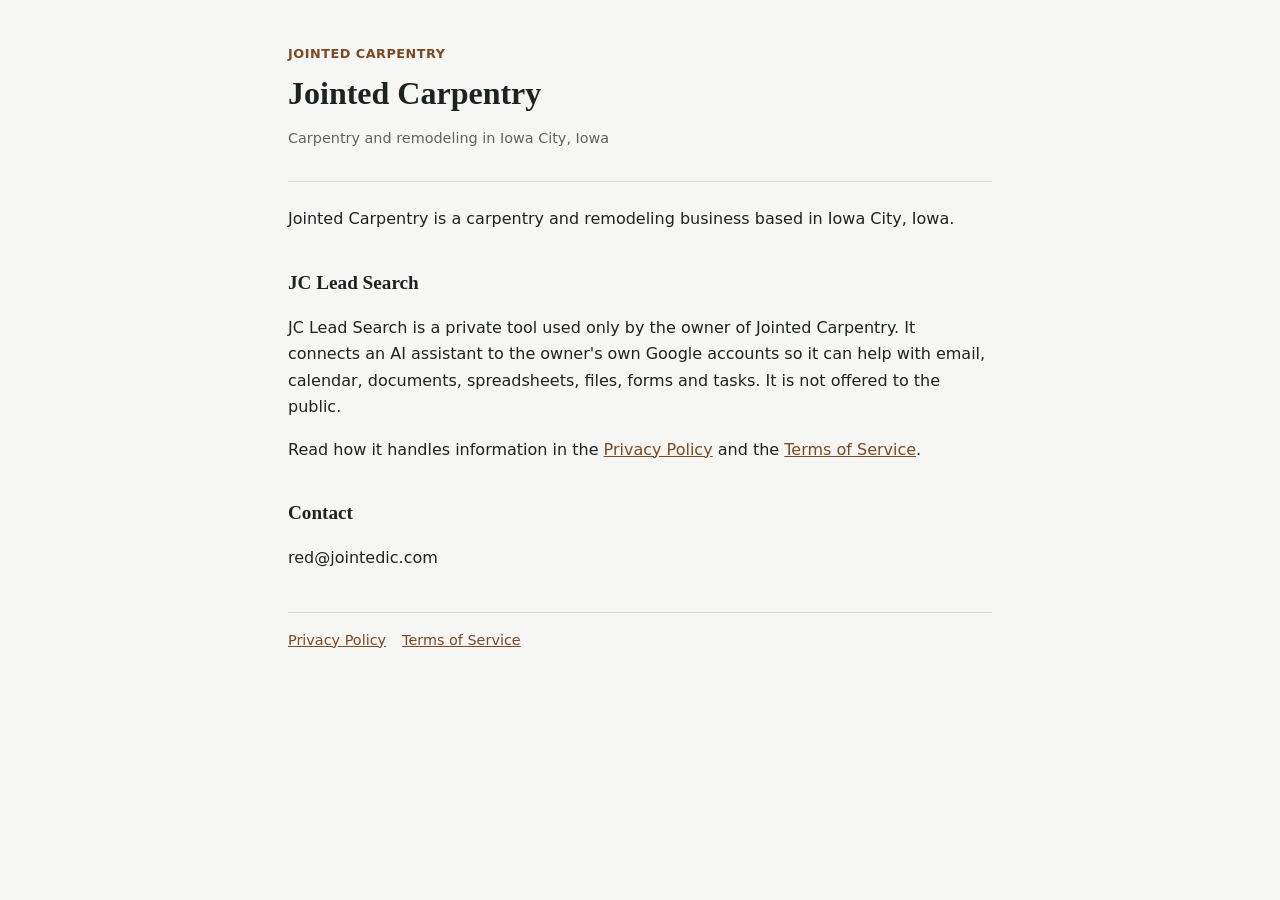
<file: index.html>
<!doctype html>
<html lang="en">
<head>
<meta charset="utf-8">
<meta name="viewport" content="width=device-width, initial-scale=1">
<title>Jointed Carpentry</title>
<meta name="description" content="Jointed Carpentry, carpentry and remodeling in Iowa City, Iowa.">
<link rel="stylesheet" href="/style.css">
</head>
<body>
<main>
<header>
<a class="brand" href="/">Jointed Carpentry</a>
<h1>Jointed Carpentry</h1>
<p class="meta">Carpentry and remodeling in Iowa City, Iowa</p>
</header>

<p>Jointed Carpentry is a carpentry and remodeling business based in Iowa City, Iowa.</p>

<h2>JC Lead Search</h2>
<p>JC Lead Search is a private tool used only by the owner of Jointed Carpentry. It connects an AI assistant to the owner's own Google accounts so it can help with email, calendar, documents, spreadsheets, files, forms and tasks. It is not offered to the public.</p>
<p>Read how it handles information in the <a href="/privacy/">Privacy Policy</a> and the <a href="/terms/">Terms of Service</a>.</p>

<h2>Contact</h2>
<p>red@jointedic.com</p>

<footer>
<a href="/privacy/">Privacy Policy</a>
<a href="/terms/">Terms of Service</a>
</footer>
</main>
</body>
</html>
</file>
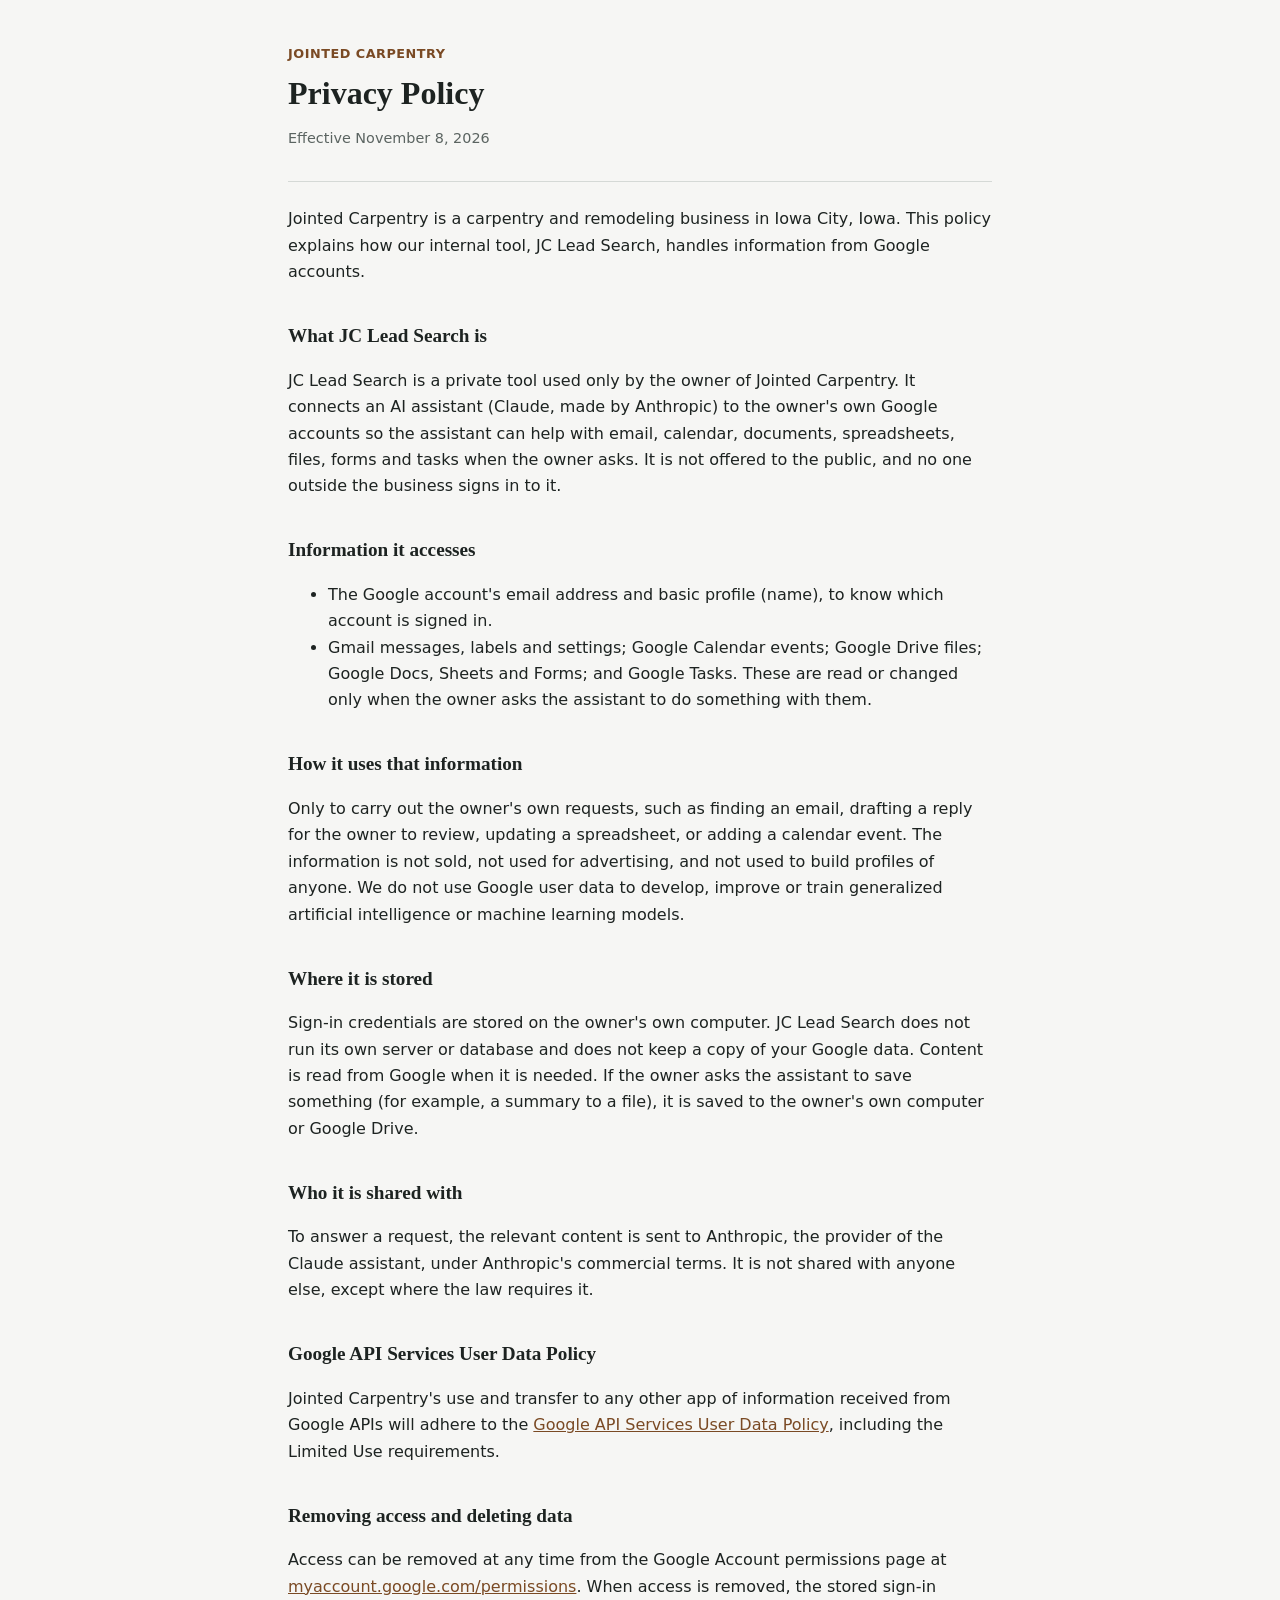
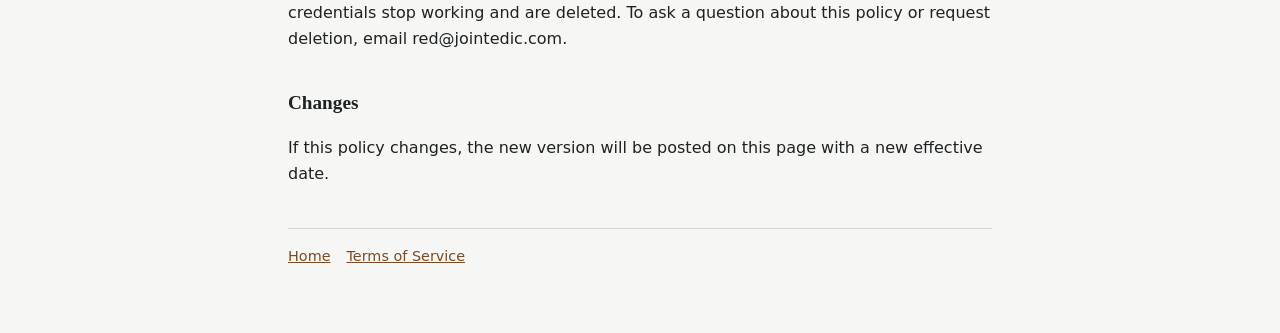
<file: privacy/index.html>
<!doctype html>
<html lang="en">
<head>
<meta charset="utf-8">
<meta name="viewport" content="width=device-width, initial-scale=1">
<title>Privacy Policy | Jointed Carpentry</title>
<link rel="stylesheet" href="/style.css">
</head>
<body>
<main>
<header>
<a class="brand" href="/">Jointed Carpentry</a>
<h1>Privacy Policy</h1>
<p class="meta">Effective November 8, 2026</p>
</header>

<p>Jointed Carpentry is a carpentry and remodeling business in Iowa City, Iowa. This policy explains how our internal tool, JC Lead Search, handles information from Google accounts.</p>

<h2>What JC Lead Search is</h2>
<p>JC Lead Search is a private tool used only by the owner of Jointed Carpentry. It connects an AI assistant (Claude, made by Anthropic) to the owner's own Google accounts so the assistant can help with email, calendar, documents, spreadsheets, files, forms and tasks when the owner asks. It is not offered to the public, and no one outside the business signs in to it.</p>

<h2>Information it accesses</h2>
<ul>
<li>The Google account's email address and basic profile (name), to know which account is signed in.</li>
<li>Gmail messages, labels and settings; Google Calendar events; Google Drive files; Google Docs, Sheets and Forms; and Google Tasks. These are read or changed only when the owner asks the assistant to do something with them.</li>
</ul>

<h2>How it uses that information</h2>
<p>Only to carry out the owner's own requests, such as finding an email, drafting a reply for the owner to review, updating a spreadsheet, or adding a calendar event. The information is not sold, not used for advertising, and not used to build profiles of anyone. We do not use Google user data to develop, improve or train generalized artificial intelligence or machine learning models.</p>

<h2>Where it is stored</h2>
<p>Sign-in credentials are stored on the owner's own computer. JC Lead Search does not run its own server or database and does not keep a copy of your Google data. Content is read from Google when it is needed. If the owner asks the assistant to save something (for example, a summary to a file), it is saved to the owner's own computer or Google Drive.</p>

<h2>Who it is shared with</h2>
<p>To answer a request, the relevant content is sent to Anthropic, the provider of the Claude assistant, under Anthropic's commercial terms. It is not shared with anyone else, except where the law requires it.</p>

<h2>Google API Services User Data Policy</h2>
<p>Jointed Carpentry's use and transfer to any other app of information received from Google APIs will adhere to the <a href="https://developers.google.com/terms/api-services-user-data-policy">Google API Services User Data Policy</a>, including the Limited Use requirements.</p>

<h2>Removing access and deleting data</h2>
<p>Access can be removed at any time from the Google Account permissions page at <a href="https://myaccount.google.com/permissions">myaccount.google.com/permissions</a>. When access is removed, the stored sign-in credentials stop working and are deleted. To ask a question about this policy or request deletion, email red@jointedic.com.</p>

<h2>Changes</h2>
<p>If this policy changes, the new version will be posted on this page with a new effective date.</p>

<footer>
<a href="/">Home</a>
<a href="/terms/">Terms of Service</a>
</footer>
</main>
</body>
</html>
</file>
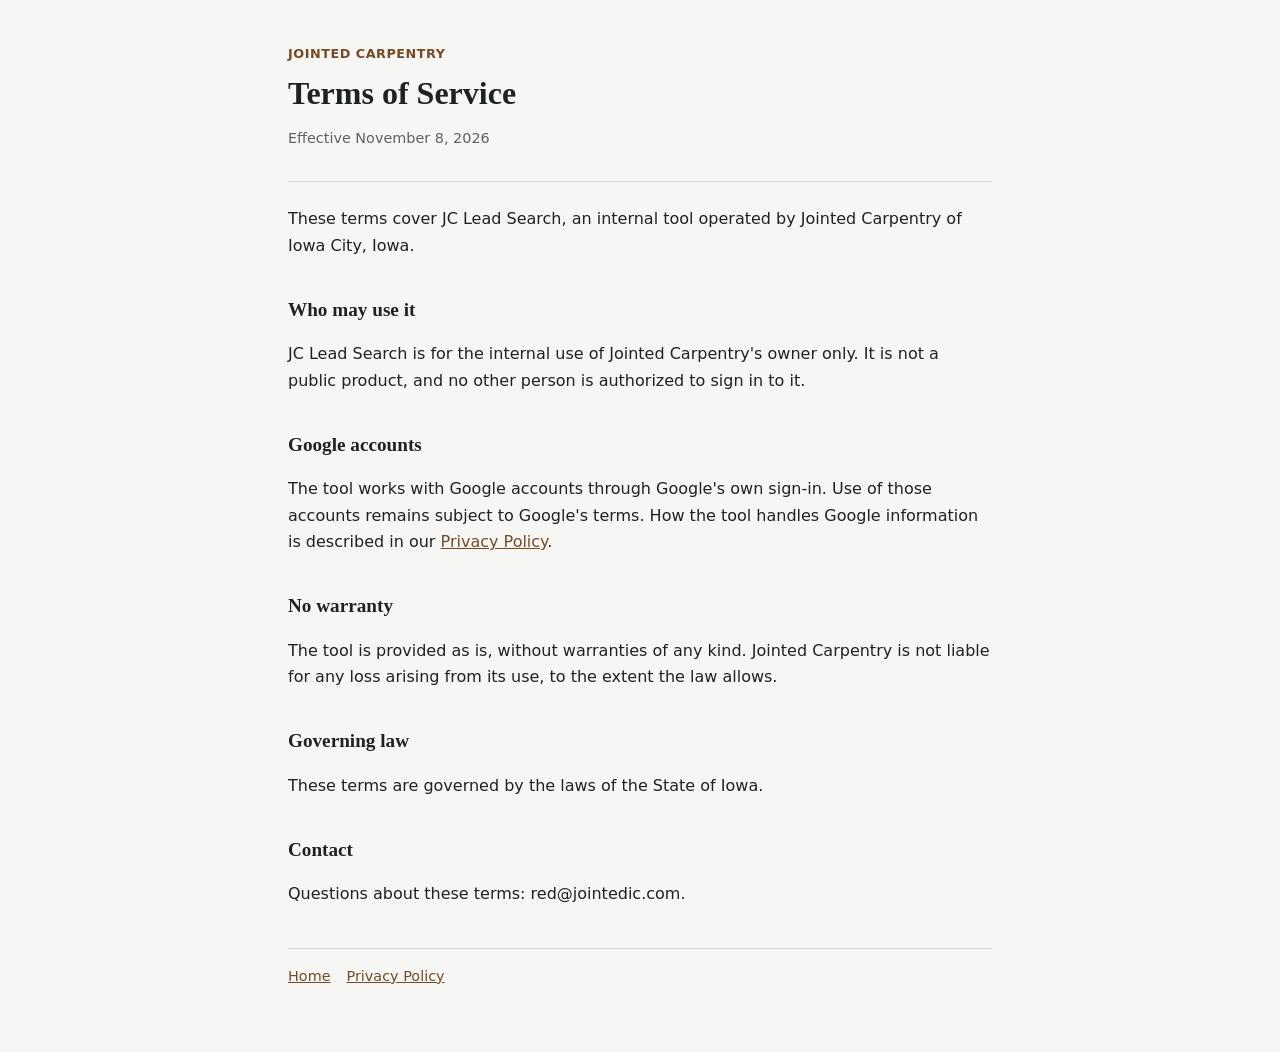
<file: terms/index.html>
<!doctype html>
<html lang="en">
<head>
<meta charset="utf-8">
<meta name="viewport" content="width=device-width, initial-scale=1">
<title>Terms of Service | Jointed Carpentry</title>
<link rel="stylesheet" href="/style.css">
</head>
<body>
<main>
<header>
<a class="brand" href="/">Jointed Carpentry</a>
<h1>Terms of Service</h1>
<p class="meta">Effective November 8, 2026</p>
</header>

<p>These terms cover JC Lead Search, an internal tool operated by Jointed Carpentry of Iowa City, Iowa.</p>

<h2>Who may use it</h2>
<p>JC Lead Search is for the internal use of Jointed Carpentry's owner only. It is not a public product, and no other person is authorized to sign in to it.</p>

<h2>Google accounts</h2>
<p>The tool works with Google accounts through Google's own sign-in. Use of those accounts remains subject to Google's terms. How the tool handles Google information is described in our <a href="/privacy/">Privacy Policy</a>.</p>

<h2>No warranty</h2>
<p>The tool is provided as is, without warranties of any kind. Jointed Carpentry is not liable for any loss arising from its use, to the extent the law allows.</p>

<h2>Governing law</h2>
<p>These terms are governed by the laws of the State of Iowa.</p>

<h2>Contact</h2>
<p>Questions about these terms: red@jointedic.com.</p>

<footer>
<a href="/">Home</a>
<a href="/privacy/">Privacy Policy</a>
</footer>
</main>
</body>
</html>
</file>
<file: style.css>
:root{--bg:#f6f6f4;--fg:#1d2321;--muted:#5b6461;--rule:#d5d9d6;--accent:#7a4a24}
@media (prefers-color-scheme:dark){:root{--bg:#161a19;--fg:#e6e9e7;--muted:#9aa4a0;--rule:#333b39;--accent:#d39a68}}
*{box-sizing:border-box}
body{margin:0;background:var(--bg);color:var(--fg);font:16px/1.65 system-ui,-apple-system,"Segoe UI",Roboto,sans-serif}
main{max-width:46rem;margin:0 auto;padding:40px max(16px,env(safe-area-inset-left,0px)) 64px max(16px,env(safe-area-inset-right,0px))}
header{border-bottom:1px solid var(--rule);padding-bottom:16px;margin-bottom:24px}
.brand{font-weight:600;letter-spacing:.04em;text-transform:uppercase;font-size:.8rem;color:var(--accent);text-decoration:none}
h1{font-family:Georgia,"Times New Roman",serif;font-size:2rem;line-height:1.2;margin:8px 0 0}
h2{font-family:Georgia,"Times New Roman",serif;font-size:1.2rem;margin:1.8em 0 .3em}
a{color:var(--accent)}
.meta{color:var(--muted);font-size:.9rem}
footer{border-top:1px solid var(--rule);margin-top:40px;padding-top:16px;color:var(--muted);font-size:.9rem;display:flex;gap:16px;flex-wrap:wrap}
</file>
